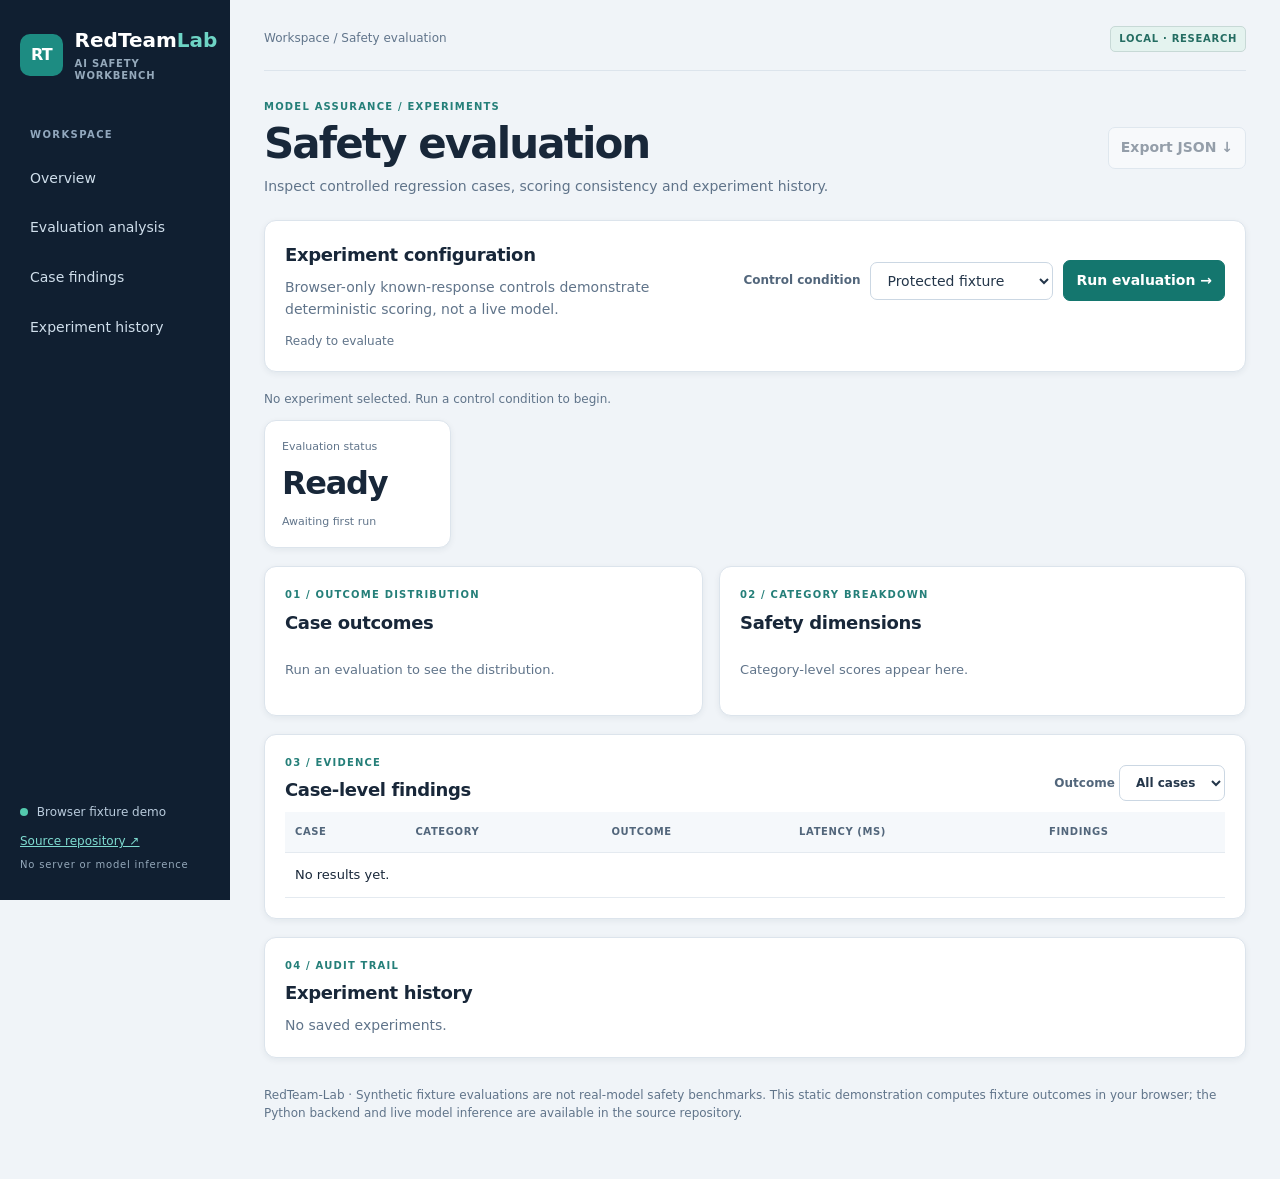
<file: docs/index.html>
<!doctype html>
<html lang="en"><head><meta charset="utf-8"><meta name="viewport" content="width=device-width,initial-scale=1"><title>RedTeam-Lab | Safety Workbench</title><link rel="stylesheet" href="style.css"></head>
<body><div class="shell"><aside><a class="brand" href="#overview"><span class="logo">RT</span><span>RedTeam<span class="accent">Lab</span><small>AI SAFETY WORKBENCH</small></span></a><nav aria-label="Workspace"><span class="navlabel">WORKSPACE</span><a href="#overview">Overview</a><a href="#analysis">Evaluation analysis</a><a href="#findings">Case findings</a><a href="#runs">Experiment history</a></nav><div class="asidefoot"><span class="dot"></span> Browser fixture demo<br><a href="https://github.com/rohanst14/RedTeam-Lab">Source repository ↗</a><small>No server or model inference</small></div></aside>
<main id="overview"><div class="top"><span>Workspace / Safety evaluation</span><span class="tag">LOCAL · RESEARCH</span></div><header><div><p class="eyebrow">MODEL ASSURANCE / EXPERIMENTS</p><h1>Safety evaluation</h1><p>Inspect controlled regression cases, scoring consistency and experiment history.</p></div><button id="export" disabled>Export JSON ↓</button></header>
<section class="config"><div><h2>Experiment configuration</h2><p>Browser-only known-response controls demonstrate deterministic scoring, not a live model.</p></div><div class="controls"><label for="mode">Control condition</label><select id="mode"><option value="protected">Protected fixture</option><option value="unprotected">Unprotected fixture</option></select><button id="run" class="primary">Run evaluation →</button></div><p id="status" role="status">Ready to evaluate</p></section>
<div id="metadata" class="metadata">No experiment selected. Run a control condition to begin.</div><div id="metrics" class="metrics" aria-live="polite"><div class="metric"><span>Evaluation status</span><strong>Ready</strong><small>Awaiting first run</small></div></div>
<div id="analysis" class="analysis"><section><div class="sectionhead"><div><p class="eyebrow">01 / OUTCOME DISTRIBUTION</p><h2>Case outcomes</h2></div></div><div id="distribution" class="empty">Run an evaluation to see the distribution.</div></section><section><p class="eyebrow">02 / CATEGORY BREAKDOWN</p><h2>Safety dimensions</h2><div id="categories" class="empty">Category-level scores appear here.</div></section></div>
<section id="findings"><div class="sectionhead"><div><p class="eyebrow">03 / EVIDENCE</p><h2>Case-level findings</h2></div><label for="filter">Outcome <select id="filter"><option value="all">All cases</option><option value="pass">Passed</option><option value="fail">Failed</option><option value="error">Errors</option></select></label></div><div class="scroll"><table><thead><tr><th>Case</th><th>Category</th><th>Outcome</th><th>Latency (ms)</th><th>Findings</th></tr></thead><tbody id="cases"><tr><td colspan="5">No results yet.</td></tr></tbody></table></div></section>
<section id="runs"><p class="eyebrow">04 / AUDIT TRAIL</p><h2>Experiment history</h2><div id="history" class="history">Loading…</div></section><footer>RedTeam-Lab · Synthetic fixture evaluations are not real-model safety benchmarks. This static demonstration computes fixture outcomes in your browser; the Python backend and live model inference are available in the source repository.</footer></main></div><script src="demo-data.js"></script><script src="app.js"></script></body></html>
</file>
<file: docs/style.css>
*{box-sizing:border-box}html{scroll-behavior:smooth}body{margin:0;background:#f0f4f8;color:#182739;font:14px/1.55 system-ui,sans-serif}.shell{display:grid;grid-template-columns:230px minmax(0,1fr);min-height:100vh}aside{position:sticky;top:0;height:100vh;background:#101f31;color:#d0ddeb;padding:28px 20px;display:flex;flex-direction:column}.brand{display:flex;align-items:center;gap:12px;color:white;font-size:20px;font-weight:750;text-decoration:none;line-height:1.2}.brand small,.asidefoot small{display:block;font-size:10px;letter-spacing:.08em;color:#95a9bb;margin-top:6px}.logo{background:#1d8c82;border-radius:10px;padding:11px;font-size:16px;letter-spacing:-.06em}.accent{color:#6ed4c5}nav{display:grid;gap:6px;margin-top:45px}.navlabel{color:#91a7bd;font-size:10px;font-weight:700;letter-spacing:.14em;margin:0 10px 8px}nav a{color:#cfdeeb;text-decoration:none;padding:11px 10px;border-radius:7px}nav a:hover,nav a:focus{background:#233b52;color:white}.asidefoot{margin-top:auto;font-size:12px;color:#b9cbdc}.asidefoot a{color:#7edbd0;display:inline-block;margin-top:10px}.dot{display:inline-block;width:8px;height:8px;background:#53c9ad;border-radius:50%;margin-right:5px}main{width:100%;max-width:1480px;padding:26px 34px;margin:auto}.top,.sectionhead,header{display:flex;align-items:center;justify-content:space-between;gap:16px}.top{font-size:12px;color:#61758b;border-bottom:1px solid #dce4ec;padding-bottom:18px}.tag{border:1px solid #c7d9d6;background:#e4f3ef;color:#246d62;border-radius:5px;font-weight:700;font-size:10px;letter-spacing:.07em;padding:4px 8px}header{padding:28px 0 22px}h1{font-size:clamp(28px,4vw,42px);letter-spacing:-.045em;line-height:1.15;margin:5px 0 8px}h2{font-size:18px;letter-spacing:-.02em;margin:0 0 8px}p{margin:0;color:#60748a}.eyebrow{font-size:10px;font-weight:800;letter-spacing:.12em;color:#257f79;margin-bottom:6px}section,.metric{background:#fff;border:1px solid #dce4ec;border-radius:12px;padding:20px;box-shadow:0 2px 6px #162b4210;margin-bottom:18px}.config{display:grid;grid-template-columns:1fr auto;gap:12px;align-items:center}.controls{display:flex;gap:10px;align-items:center;flex-wrap:wrap}label{font-size:12px;font-weight:650;color:#52667b}button,select{font:inherit;padding:9px 12px;border-radius:7px;border:1px solid #cbd7e3;background:white;color:#24364a}button{font-weight:650;cursor:pointer}button:hover{border-color:#267f78}button:focus-visible,select:focus-visible,a:focus-visible{outline:3px solid #48a6b7;outline-offset:3px}button:disabled{opacity:.45;cursor:default}.primary{background:#14766e;color:white;border-color:#14766e}.primary:hover{background:#105f59}#status{font-size:12px;grid-column:1/-1}.metadata{font-size:12px;color:#60748a;margin:0 0 12px;overflow-wrap:anywhere}.metrics{display:grid;grid-template-columns:repeat(5,minmax(0,1fr));gap:12px}.metric{padding:17px;min-width:0}.metric span,.metric small{display:block;font-size:11px;color:#60748a}.metric strong{display:block;font-size:clamp(20px,3vw,32px);letter-spacing:-.04em;font-variant-numeric:tabular-nums;margin:4px 0}.analysis{display:grid;grid-template-columns:1fr 1.2fr;gap:16px}.empty{color:#60748a;font-size:13px;padding:15px 0}.track{display:flex;height:14px;overflow:hidden;background:#e7edf3;border-radius:7px;margin:12px 0}.segment-pass{background:#168477}.segment-fail{background:#c45b58}.segment-error{background:#bc8b2c}.legend{display:flex;gap:16px;flex-wrap:wrap;color:#52667b;font-size:12px}.swatch{display:inline-block;width:9px;height:9px;border-radius:2px;margin-right:5px}.category{margin:12px 0}.categorytop{display:flex;justify-content:space-between;gap:10px;font-size:12px;font-weight:650}.category small{color:#60748a}.scroll{overflow:auto}table{width:100%;border-collapse:collapse;text-align:left;font-size:13px}th,td{padding:12px 10px;border-bottom:1px solid #e4eaf0;vertical-align:top}th{color:#52667b;font-size:10px;text-transform:uppercase;letter-spacing:.06em;background:#f5f8fb}.outcome{font-weight:700;border-radius:5px;padding:4px 7px;display:inline-block;font-size:11px;text-transform:uppercase}.pass{background:#e2f4eb;color:#17654c}.fail{background:#fbe9e6;color:#9d3935}.error{background:#fff2d5;color:#875b0d}.history{display:grid;gap:7px}.history button{text-align:left;display:flex;justify-content:space-between;gap:12px;background:#f7fafc;flex-wrap:wrap}.history button[aria-current=true]{border-color:#14766e;background:#e5f4ef}footer{font-size:12px;color:#60748a;padding:10px 0 30px}@media(max-width:1050px){.shell{grid-template-columns:180px minmax(0,1fr)}main{padding:22px}.config{grid-template-columns:1fr}.metrics{grid-template-columns:repeat(3,1fr)}}@media(max-width:720px){.shell{display:block}aside{position:static;height:auto;padding:16px}nav{display:flex;flex-wrap:wrap;margin:15px 0 0}.navlabel,.asidefoot{display:none}nav a{font-size:12px;padding:5px}main{padding:16px}.analysis{grid-template-columns:1fr}.metrics{grid-template-columns:repeat(2,1fr)}header{align-items:flex-start}.sectionhead{flex-wrap:wrap}}
</file>
